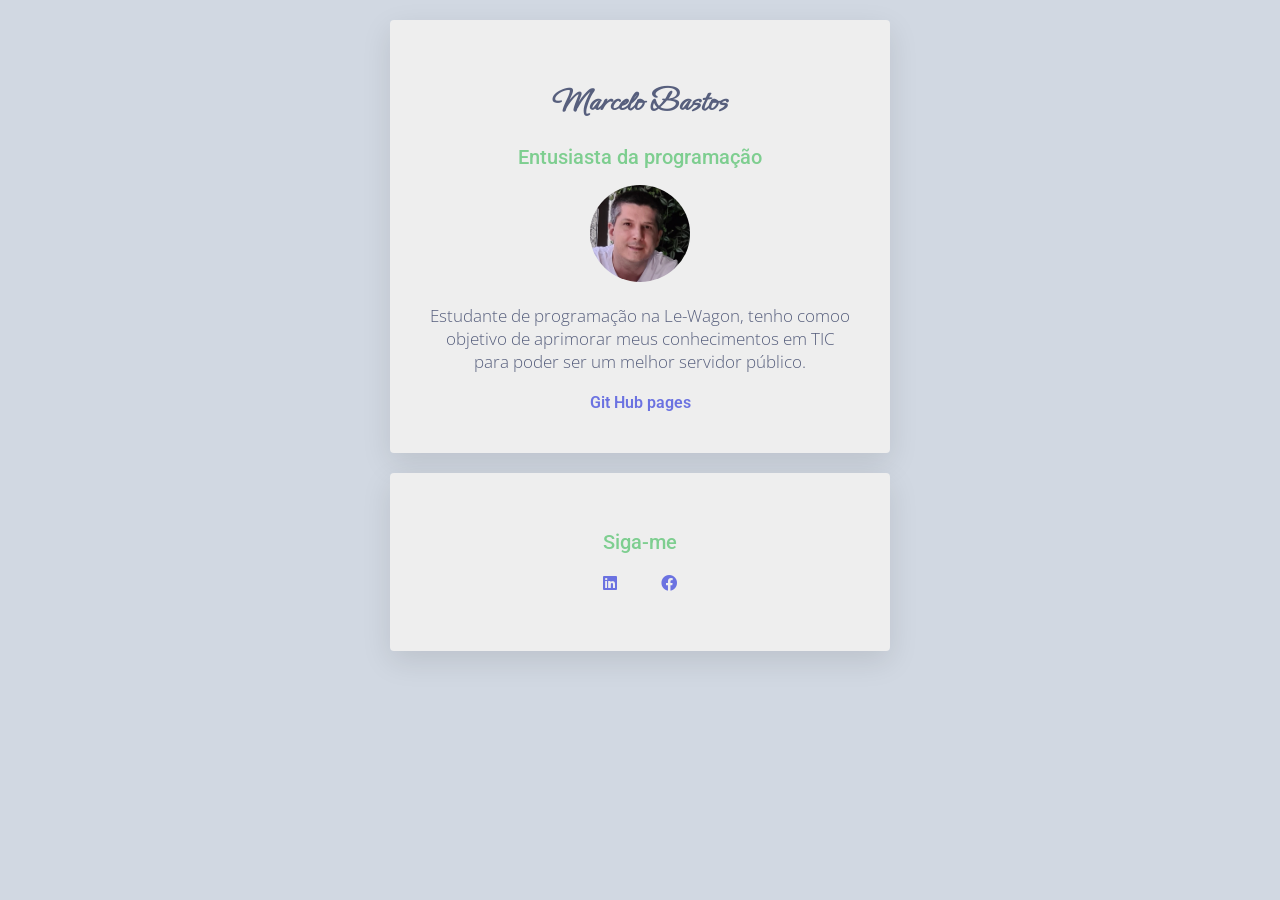
<file: index.html>
<!DOCTYPE html>
<html lang="en">
<head>
  <meta charset="UTF-8">
  <meta http-equiv="X-UA-Compatible" content="IE=edge">
  <meta name="viewport" content="width=device-width, initial-scale=1.0">
  <title>Document</title>

  <link rel="stylesheet" href="https://use.fontawesome.com/releases/v5.6.3/css/all.css">
  <link rel="stylesheet" href="style.css">

  <!-- If you want a responsive design, you can add media queries in your CSS. To use media queries, you must have this line in the <head> of your html 👇 -->
  <meta name="viewport" content="width=device-width, initial-scale=1">

</head>
<body>
  <div class="container">
    <div class="card-white">
      <h1 id="font_Ephesis">Marcelo Bastos</h1>
      
      <h2>Entusiasta da programação</h2>
      
      <img src="images/foto_marcelo_bastos.png" class="img-circle" alt="foto_marcelo_bastos" width="100px">
      
      <p>Estudante de programação na Le-Wagon, tenho comoo objetivo de aprimorar meus conhecimentos 
      em TIC para poder ser um melhor servidor público.    
      </p>

      <a href="https://github.com/marcelo7bastos/landing_page_teste" class="btn-btn-blue">Git Hub pages</a>
    </div>

    <div class="card-white">
      <h2>Siga-me</h2>
      <ul class="list-inline">        
        <li>
          <a href="https://www.linkedin.com/in/marcelo-cabreira-bastos-7930868b/" target="blank"><i class="fab fa-linkedin"></i></a>
          
        </li>
        <li>
          <a href="https://www.facebook.com/marcelo.c.bastos.7/" target="blank"><i class="fab fa-facebook"></i></a>
          
        </li>
      </ul>
    </div>

  </div>
</body>
</html>
</file>
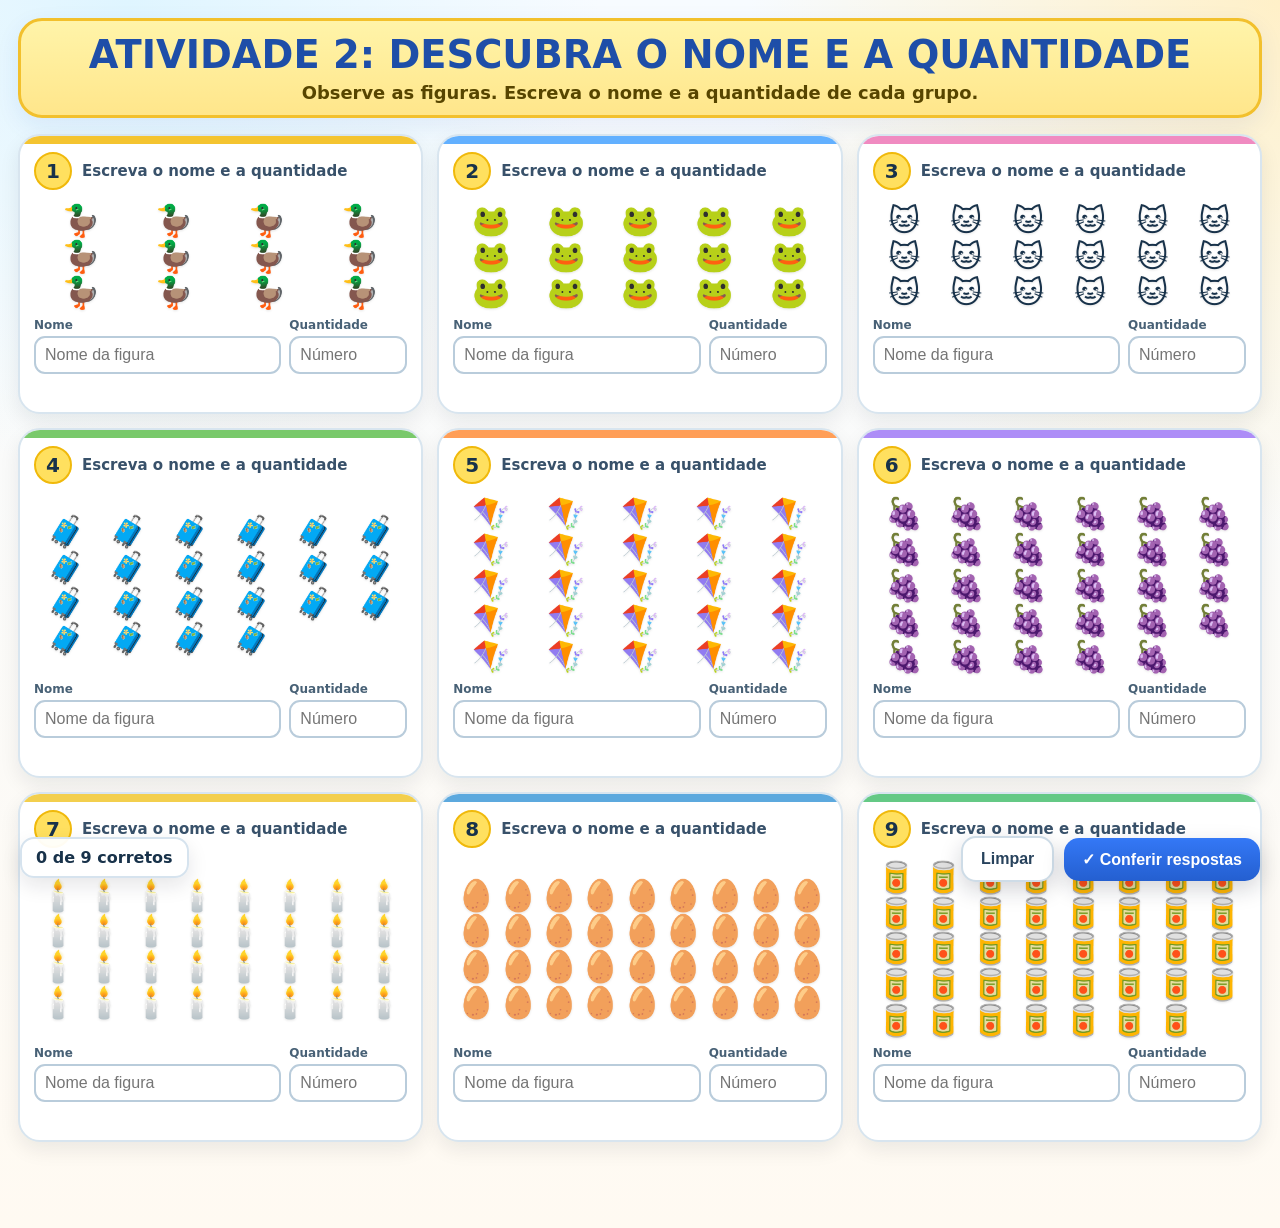
<file: atividade-contagem-2/index.html>
<!doctype html>
<html lang="pt-BR">
<head>
<meta charset="utf-8">
<meta name="viewport" content="width=device-width, initial-scale=1">
<title>Atividade 2 - Descubra o nome e a quantidade</title>
<style>
:root{
  --ink:#18324a; --blue:#2f6fed; --green:#1f9d65; --red:#c93b32;
  --bg:#f6fbff; --card:#fff; --line:#dbe8f3;
}
*{box-sizing:border-box}
html,body{margin:0;min-height:100%;font-family:system-ui,-apple-system,"Segoe UI",sans-serif;color:var(--ink)}
body{
  background:
    radial-gradient(circle at 10% 0%,#dff5ff 0,transparent 28%),
    radial-gradient(circle at 100% 0%,#fff0c8 0,transparent 30%),
    linear-gradient(180deg,#f7fbff 0%,#fffaf2 100%);
}
main{max-width:1500px;margin:0 auto;padding:18px 18px 86px}
header{
  background:linear-gradient(180deg,#fff4a9,#ffe68b);
  border:3px solid #f2c02d;border-radius:24px;
  text-align:center;padding:14px 18px 12px;
  box-shadow:0 8px 24px rgba(30,64,175,.08);
  margin-bottom:16px;
}
h1{margin:0;font-size:clamp(24px,3vw,44px);line-height:1.05;color:#1e4ea8}
header p{margin:7px 0 0;font-size:clamp(14px,1.4vw,19px);font-weight:800;color:#574500}
.grid{
  display:grid;grid-template-columns:repeat(3,minmax(0,1fr));gap:14px;
}
.card{
  --accent:#5aa8ff;
  position:relative;background:var(--card);border:2px solid #d8e5ef;border-radius:22px;
  padding:14px 14px 12px;box-shadow:0 8px 20px rgba(15,23,42,.08);
  min-height:245px;display:flex;flex-direction:column;overflow:hidden;
}
.card:before{content:"";position:absolute;left:0;top:0;right:0;height:8px;background:var(--accent)}
.card:nth-child(1){--accent:#f4c430}.card:nth-child(2){--accent:#62b0ff}.card:nth-child(3){--accent:#f08bc1}
.card:nth-child(4){--accent:#79c96b}.card:nth-child(5){--accent:#ff9e57}.card:nth-child(6){--accent:#ad8df7}
.card:nth-child(7){--accent:#f3cf4d}.card:nth-child(8){--accent:#5ca9de}.card:nth-child(9){--accent:#64c985}
.cardhead{display:flex;align-items:center;gap:10px;margin-bottom:8px;padding-top:2px}
.num{
  width:38px;height:38px;border-radius:50%;display:grid;place-items:center;
  font-weight:900;font-size:20px;background:#ffe05f;border:2px solid #f0b90b;
  flex:0 0 auto
}
.hint{font-weight:900;font-size:15px;color:#38516a}
.figures{
  flex:1;display:grid;align-content:center;justify-content:center;
  gap:5px 7px;padding:6px 4px 10px;min-height:120px;
}
.obj{display:grid;place-items:center;font-size:clamp(25px,2.4vw,39px);line-height:1;filter:drop-shadow(0 1px 1px rgba(0,0,0,.1))}
.answers{display:grid;grid-template-columns:1fr 118px;gap:8px}
label{font-size:12px;font-weight:900;color:#486176}
input{
  width:100%;margin-top:4px;border:2px solid #b9ccdb;border-radius:11px;
  padding:8px 9px;font-size:16px;outline:none;background:#fff
}
input:focus{border-color:var(--blue);box-shadow:0 0 0 3px rgba(47,111,237,.12)}
.feedback{height:20px;margin-top:6px;font-size:12px;font-weight:900}
.ok{color:var(--green)} .err{color:var(--red)}
.actions{
  position:fixed;right:20px;bottom:18px;z-index:20;display:flex;gap:10px;align-items:center
}
button{
  border:0;border-radius:15px;padding:12px 18px;font-size:16px;font-weight:900;
  cursor:pointer;box-shadow:0 8px 22px rgba(15,23,42,.18)
}
#check{background:linear-gradient(180deg,#3478f6,#245fd0);color:white}
#clear{background:white;color:#27425c;border:2px solid #cedce7}
#score{
  position:fixed;left:20px;bottom:22px;z-index:20;background:rgba(255,255,255,.95);
  border:2px solid #d6e3ee;border-radius:14px;padding:9px 14px;font-weight:900;
  box-shadow:0 8px 20px rgba(15,23,42,.10);min-width:160px;text-align:center
}
@media(max-width:1050px){
  .grid{grid-template-columns:repeat(2,minmax(0,1fr))}
}
@media(max-width:680px){
  main{padding:10px 10px 110px}.grid{grid-template-columns:1fr}
  .card{min-height:230px}.obj{font-size:34px}.answers{grid-template-columns:1fr 110px}
  .actions{right:10px;bottom:10px}.actions button{padding:11px 14px;font-size:14px}
  #score{left:10px;bottom:68px;font-size:13px}
}

</style>
</head>
<body>
<main>
  <header>
    <h1>ATIVIDADE 2: DESCUBRA O NOME E A QUANTIDADE</h1>
    <p>Observe as figuras. Escreva o nome e a quantidade de cada grupo.</p>
  </header>

  <section class="grid" id="grid"></section>
</main>

<div id="score">0 de 9 corretos</div>
<div class="actions">
  <button id="clear" type="button">Limpar</button>
  <button id="check" type="button">✓ Conferir respostas</button>
</div>

<script>
const items = [
  {id:1,name:"pato",icon:"🦆",count:12,cols:4},
  {id:2,name:"sapo",icon:"🐸",count:15,cols:5},
  {id:3,name:"gato",icon:"🐱",count:18,cols:6},
  {id:4,name:"mala",icon:"🧳",count:22,cols:6},
  {id:5,name:"pipa",icon:"🪁",count:25,cols:5},
  {id:6,name:"uva",icon:"🍇",count:29,cols:6},
  {id:7,name:"vela",icon:"🕯️",count:32,cols:8},
  {id:8,name:"ovo",icon:"🥚",count:36,cols:9},
  {id:9,name:"lata",icon:"🥫",count:39,cols:8}
];
const aliases={
  pato:["pato","patos"], sapo:["sapo","sapos"], gato:["gato","gatos"],
  mala:["mala","malas"], pipa:["pipa","pipas"], uva:["uva","uvas"],
  vela:["vela","velas"], ovo:["ovo","ovos"], lata:["lata","latas"]
};
const norm=s=>(s||"").trim().toLowerCase().normalize("NFD").replace(/[\u0300-\u036f]/g,"");

function render(){
  const grid=document.getElementById("grid");
  grid.innerHTML=items.map(i=>`
    <article class="card" data-id="${i.id}">
      <div class="cardhead">
        <div class="num">${i.id}</div>
        <div class="hint">Escreva o nome e a quantidade</div>
      </div>
      <div class="figures" style="grid-template-columns:repeat(${i.cols}, minmax(24px,1fr))">
        ${Array.from({length:i.count},()=>`<span class="obj">${i.icon}</span>`).join("")}
      </div>
      <div class="answers">
        <label>Nome
          <input class="name" type="text" autocomplete="off" placeholder="Nome da figura">
        </label>
        <label>Quantidade
          <input class="count" type="text" inputmode="numeric" autocomplete="off" placeholder="Número">
        </label>
      </div>
      <div class="feedback"></div>
    </article>
  `).join("");
}
function check(){
  let correct=0;
  document.querySelectorAll(".card").forEach(card=>{
    const item=items.find(x=>x.id===Number(card.dataset.id));
    const n=card.querySelector(".name"), c=card.querySelector(".count"), f=card.querySelector(".feedback");
    const nameOK=aliases[item.name].map(norm).includes(norm(n.value));
    const countOK=Number(c.value)===item.count;
    n.style.borderColor=nameOK?"#22a06b":"#cf4c43";
    c.style.borderColor=countOK?"#22a06b":"#cf4c43";
    if(nameOK&&countOK){
      correct++;
      f.className="feedback ok";
      f.textContent="Muito bem! ✓";
    } else {
      f.className="feedback err";
      f.textContent=`Resposta: ${item.name} — ${item.count}`;
    }
  });
  document.getElementById("score").textContent=`${correct} de 9 corretos`;
}
function clearAll(){
  document.querySelectorAll("input").forEach(i=>{i.value="";i.style.borderColor=""});
  document.querySelectorAll(".feedback").forEach(f=>{f.textContent="";f.className="feedback"});
  document.getElementById("score").textContent="0 de 9 corretos";
}
render();
document.getElementById("check").addEventListener("click",check);
document.getElementById("clear").addEventListener("click",clearAll);
</script>
</body>
</html>
</file>
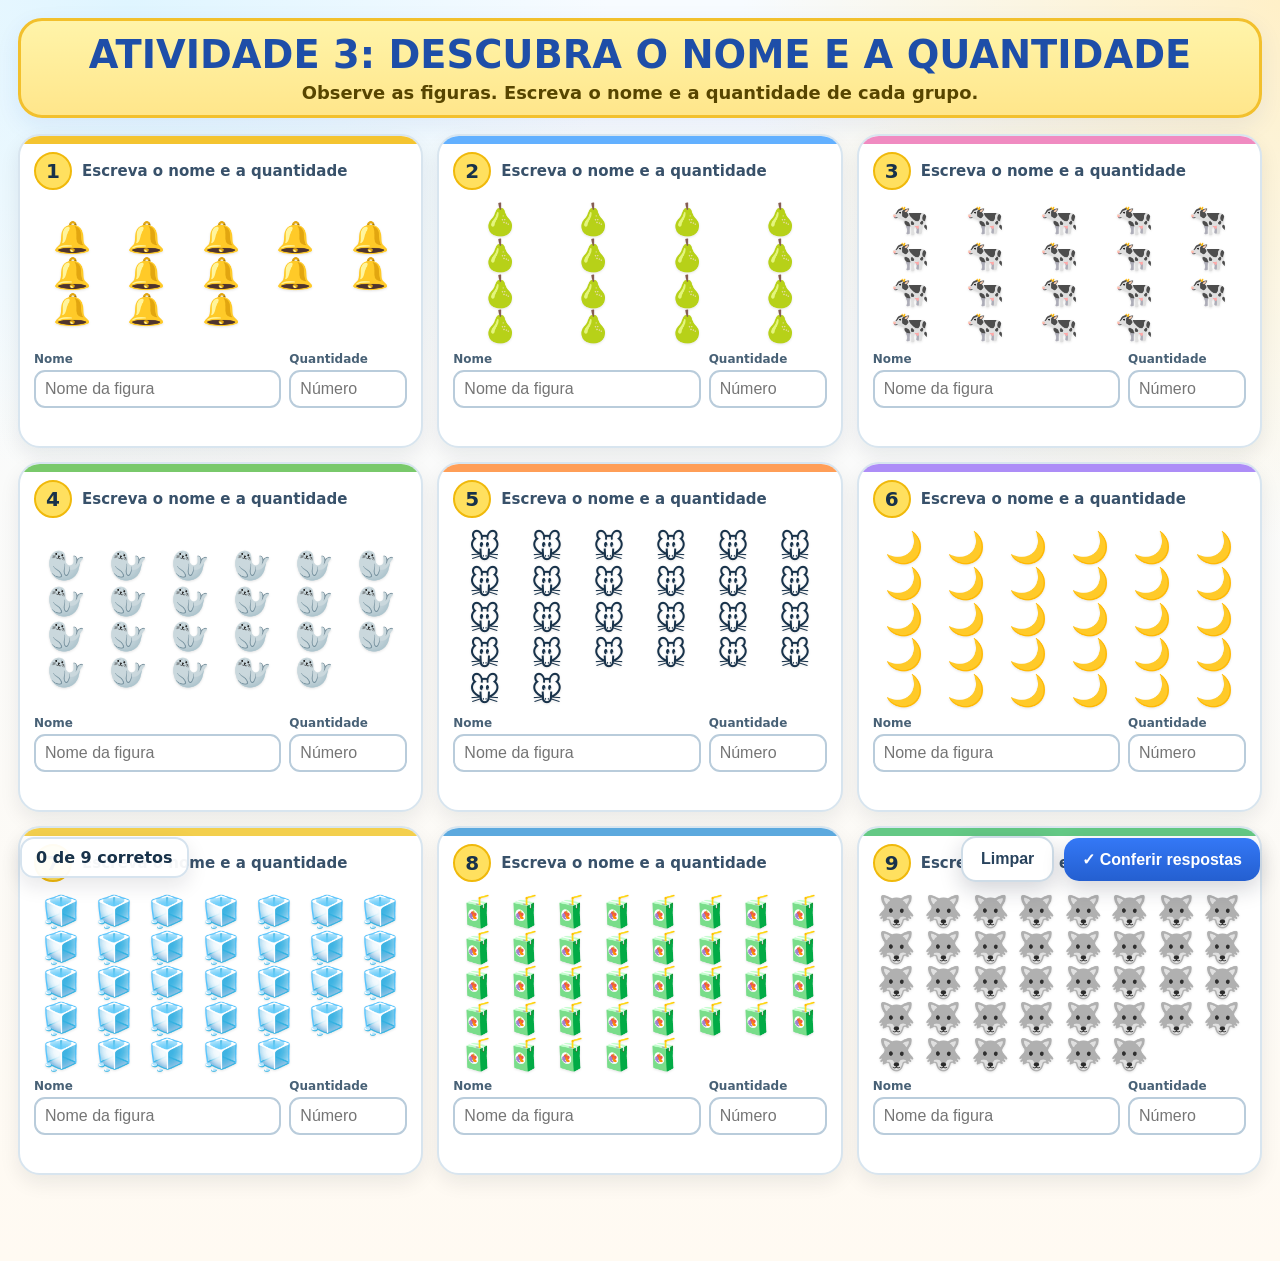
<file: atividade-contagem-3/index.html>
<!doctype html>
<html lang="pt-BR">
<head>
<meta charset="utf-8">
<meta name="viewport" content="width=device-width, initial-scale=1">
<title>Atividade 3 - Descubra o nome e a quantidade</title>
<style>
:root{
  --ink:#18324a; --blue:#2f6fed; --green:#1f9d65; --red:#c93b32;
  --bg:#f6fbff; --card:#fff; --line:#dbe8f3;
}
*{box-sizing:border-box}
html,body{margin:0;min-height:100%;font-family:system-ui,-apple-system,"Segoe UI",sans-serif;color:var(--ink)}
body{
  background:
    radial-gradient(circle at 10% 0%,#dff5ff 0,transparent 28%),
    radial-gradient(circle at 100% 0%,#fff0c8 0,transparent 30%),
    linear-gradient(180deg,#f7fbff 0%,#fffaf2 100%);
}
main{max-width:1500px;margin:0 auto;padding:18px 18px 86px}
header{
  background:linear-gradient(180deg,#fff4a9,#ffe68b);
  border:3px solid #f2c02d;border-radius:24px;
  text-align:center;padding:14px 18px 12px;
  box-shadow:0 8px 24px rgba(30,64,175,.08);
  margin-bottom:16px;
}
h1{margin:0;font-size:clamp(24px,3vw,44px);line-height:1.05;color:#1e4ea8}
header p{margin:7px 0 0;font-size:clamp(14px,1.4vw,19px);font-weight:800;color:#574500}
.grid{
  display:grid;grid-template-columns:repeat(3,minmax(0,1fr));gap:14px;
}
.card{
  --accent:#5aa8ff;
  position:relative;background:var(--card);border:2px solid #d8e5ef;border-radius:22px;
  padding:14px 14px 12px;box-shadow:0 8px 20px rgba(15,23,42,.08);
  min-height:245px;display:flex;flex-direction:column;overflow:hidden;
}
.card:before{content:"";position:absolute;left:0;top:0;right:0;height:8px;background:var(--accent)}
.card:nth-child(1){--accent:#f4c430}.card:nth-child(2){--accent:#62b0ff}.card:nth-child(3){--accent:#f08bc1}
.card:nth-child(4){--accent:#79c96b}.card:nth-child(5){--accent:#ff9e57}.card:nth-child(6){--accent:#ad8df7}
.card:nth-child(7){--accent:#f3cf4d}.card:nth-child(8){--accent:#5ca9de}.card:nth-child(9){--accent:#64c985}
.cardhead{display:flex;align-items:center;gap:10px;margin-bottom:8px;padding-top:2px}
.num{
  width:38px;height:38px;border-radius:50%;display:grid;place-items:center;
  font-weight:900;font-size:20px;background:#ffe05f;border:2px solid #f0b90b;
  flex:0 0 auto
}
.hint{font-weight:900;font-size:15px;color:#38516a}
.figures{
  flex:1;display:grid;align-content:center;justify-content:center;
  gap:5px 7px;padding:6px 4px 10px;min-height:120px;
}
.obj{display:grid;place-items:center;font-size:clamp(25px,2.4vw,39px);line-height:1;filter:drop-shadow(0 1px 1px rgba(0,0,0,.1))}
.answers{display:grid;grid-template-columns:1fr 118px;gap:8px}
label{font-size:12px;font-weight:900;color:#486176}
input{
  width:100%;margin-top:4px;border:2px solid #b9ccdb;border-radius:11px;
  padding:8px 9px;font-size:16px;outline:none;background:#fff
}
input:focus{border-color:var(--blue);box-shadow:0 0 0 3px rgba(47,111,237,.12)}
.feedback{height:20px;margin-top:6px;font-size:12px;font-weight:900}
.ok{color:var(--green)} .err{color:var(--red)}
.actions{
  position:fixed;right:20px;bottom:18px;z-index:20;display:flex;gap:10px;align-items:center
}
button{
  border:0;border-radius:15px;padding:12px 18px;font-size:16px;font-weight:900;
  cursor:pointer;box-shadow:0 8px 22px rgba(15,23,42,.18)
}
#check{background:linear-gradient(180deg,#3478f6,#245fd0);color:white}
#clear{background:white;color:#27425c;border:2px solid #cedce7}
#score{
  position:fixed;left:20px;bottom:22px;z-index:20;background:rgba(255,255,255,.95);
  border:2px solid #d6e3ee;border-radius:14px;padding:9px 14px;font-weight:900;
  box-shadow:0 8px 20px rgba(15,23,42,.10);min-width:160px;text-align:center
}
@media(max-width:1050px){
  .grid{grid-template-columns:repeat(2,minmax(0,1fr))}
}
@media(max-width:680px){
  main{padding:10px 10px 110px}.grid{grid-template-columns:1fr}
  .card{min-height:230px}.obj{font-size:34px}.answers{grid-template-columns:1fr 110px}
  .actions{right:10px;bottom:10px}.actions button{padding:11px 14px;font-size:14px}
  #score{left:10px;bottom:68px;font-size:13px}
}

</style>
</head>
<body>
<main>
  <header>
    <h1>ATIVIDADE 3: DESCUBRA O NOME E A QUANTIDADE</h1>
    <p>Observe as figuras. Escreva o nome e a quantidade de cada grupo.</p>
  </header>

  <section class="grid" id="grid"></section>
</main>

<div id="score">0 de 9 corretos</div>
<div class="actions">
  <button id="clear" type="button">Limpar</button>
  <button id="check" type="button">✓ Conferir respostas</button>
</div>

<script>
const items = [
  {id:1,name:"sino",icon:"🔔",count:13,cols:5},
  {id:2,name:"pera",icon:"🍐",count:16,cols:4},
  {id:3,name:"vaca",icon:"🐄",count:19,cols:5},
  {id:4,name:"foca",icon:"🦭",count:23,cols:6},
  {id:5,name:"rato",icon:"🐭",count:26,cols:6},
  {id:6,name:"lua",icon:"🌙",count:30,cols:6},
  {id:7,name:"gelo",icon:"🧊",count:33,cols:7},
  {id:8,name:"suco",icon:"🧃",count:37,cols:8},
  {id:9,name:"lobo",icon:"🐺",count:38,cols:8}
];
const aliases={
  sino:["sino","sinos"], pera:["pera","peras"], vaca:["vaca","vacas"],
  foca:["foca","focas"], rato:["rato","ratos"], lua:["lua","luas"],
  gelo:["gelo","gelos"], suco:["suco","sucos"], lobo:["lobo","lobos"]
};
const norm=s=>(s||"").trim().toLowerCase().normalize("NFD").replace(/[\u0300-\u036f]/g,"");

function render(){
  const grid=document.getElementById("grid");
  grid.innerHTML=items.map(i=>`
    <article class="card" data-id="${i.id}">
      <div class="cardhead">
        <div class="num">${i.id}</div>
        <div class="hint">Escreva o nome e a quantidade</div>
      </div>
      <div class="figures" style="grid-template-columns:repeat(${i.cols}, minmax(24px,1fr))">
        ${Array.from({length:i.count},()=>`<span class="obj">${i.icon}</span>`).join("")}
      </div>
      <div class="answers">
        <label>Nome
          <input class="name" type="text" autocomplete="off" placeholder="Nome da figura">
        </label>
        <label>Quantidade
          <input class="count" type="text" inputmode="numeric" autocomplete="off" placeholder="Número">
        </label>
      </div>
      <div class="feedback"></div>
    </article>
  `).join("");
}
function check(){
  let correct=0;
  document.querySelectorAll(".card").forEach(card=>{
    const item=items.find(x=>x.id===Number(card.dataset.id));
    const n=card.querySelector(".name"), c=card.querySelector(".count"), f=card.querySelector(".feedback");
    const nameOK=aliases[item.name].map(norm).includes(norm(n.value));
    const countOK=Number(c.value)===item.count;
    n.style.borderColor=nameOK?"#22a06b":"#cf4c43";
    c.style.borderColor=countOK?"#22a06b":"#cf4c43";
    if(nameOK&&countOK){
      correct++;
      f.className="feedback ok";
      f.textContent="Muito bem! ✓";
    } else {
      f.className="feedback err";
      f.textContent=`Resposta: ${item.name} — ${item.count}`;
    }
  });
  document.getElementById("score").textContent=`${correct} de 9 corretos`;
}
function clearAll(){
  document.querySelectorAll("input").forEach(i=>{i.value="";i.style.borderColor=""});
  document.querySelectorAll(".feedback").forEach(f=>{f.textContent="";f.className="feedback"});
  document.getElementById("score").textContent="0 de 9 corretos";
}
render();
document.getElementById("check").addEventListener("click",check);
document.getElementById("clear").addEventListener("click",clearAll);
</script>
</body>
</html>
</file>
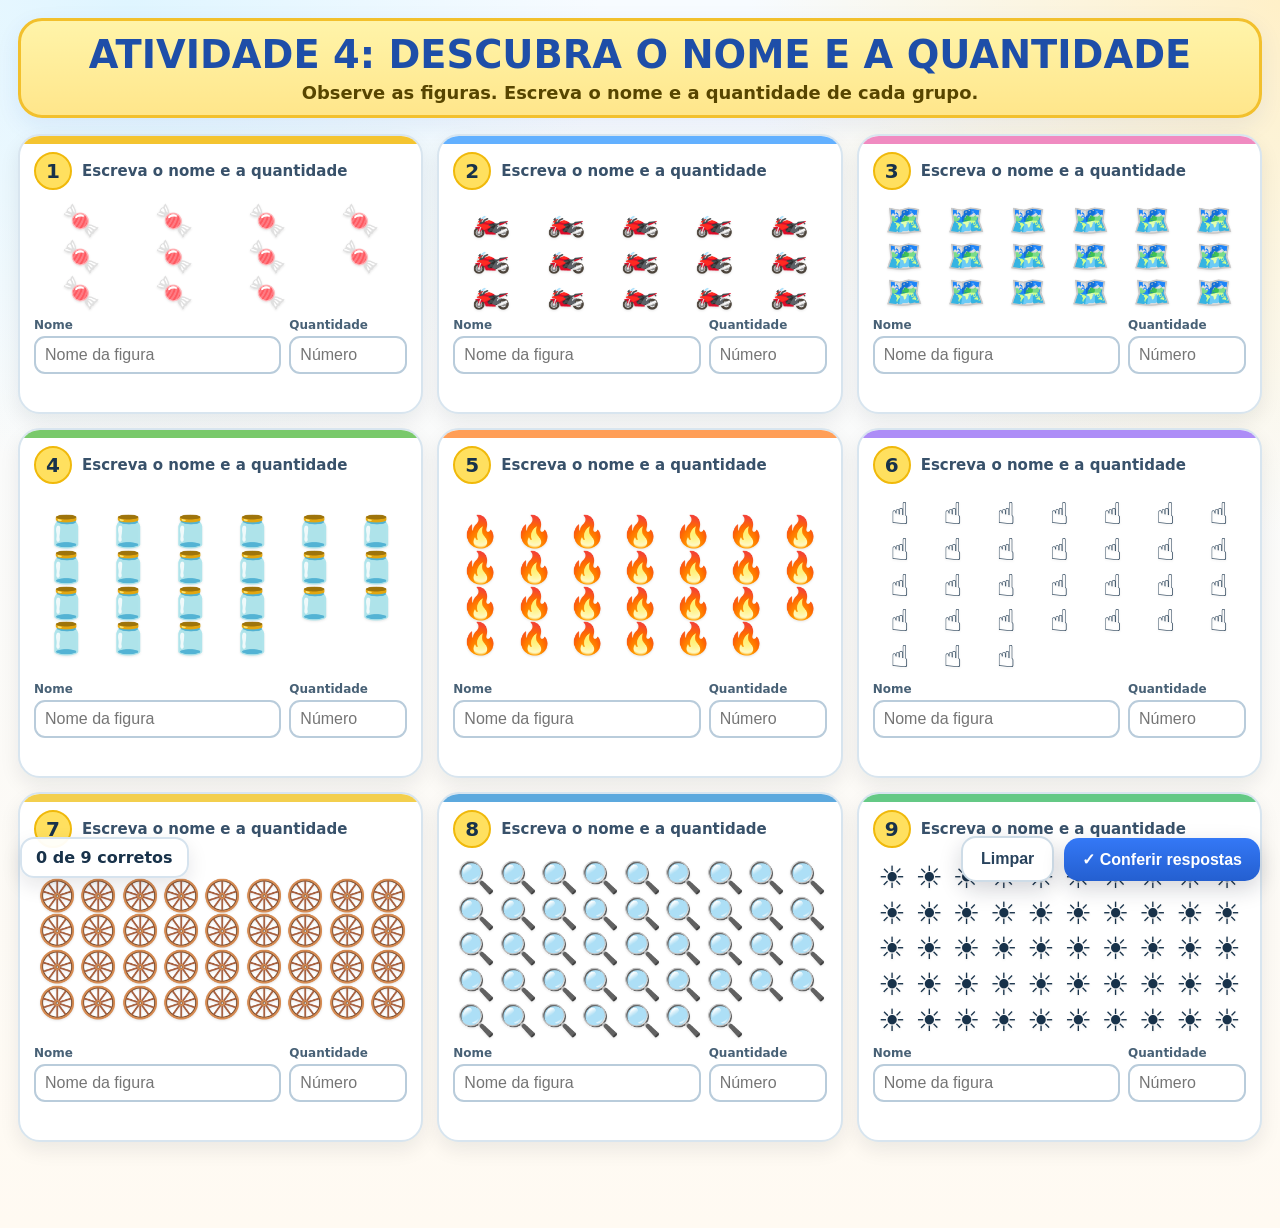
<file: atividade-contagem-4/index.html>
<!doctype html>
<html lang="pt-BR">
<head>
<meta charset="utf-8">
<meta name="viewport" content="width=device-width, initial-scale=1">
<title>Atividade 4 - Descubra o nome e a quantidade</title>
<style>
:root{
  --ink:#18324a; --blue:#2f6fed; --green:#1f9d65; --red:#c93b32;
  --bg:#f6fbff; --card:#fff; --line:#dbe8f3;
}
*{box-sizing:border-box}
html,body{margin:0;min-height:100%;font-family:system-ui,-apple-system,"Segoe UI",sans-serif;color:var(--ink)}
body{
  background:
    radial-gradient(circle at 10% 0%,#dff5ff 0,transparent 28%),
    radial-gradient(circle at 100% 0%,#fff0c8 0,transparent 30%),
    linear-gradient(180deg,#f7fbff 0%,#fffaf2 100%);
}
main{max-width:1500px;margin:0 auto;padding:18px 18px 86px}
header{
  background:linear-gradient(180deg,#fff4a9,#ffe68b);
  border:3px solid #f2c02d;border-radius:24px;
  text-align:center;padding:14px 18px 12px;
  box-shadow:0 8px 24px rgba(30,64,175,.08);
  margin-bottom:16px;
}
h1{margin:0;font-size:clamp(24px,3vw,44px);line-height:1.05;color:#1e4ea8}
header p{margin:7px 0 0;font-size:clamp(14px,1.4vw,19px);font-weight:800;color:#574500}
.grid{
  display:grid;grid-template-columns:repeat(3,minmax(0,1fr));gap:14px;
}
.card{
  --accent:#5aa8ff;
  position:relative;background:var(--card);border:2px solid #d8e5ef;border-radius:22px;
  padding:14px 14px 12px;box-shadow:0 8px 20px rgba(15,23,42,.08);
  min-height:245px;display:flex;flex-direction:column;overflow:hidden;
}
.card:before{content:"";position:absolute;left:0;top:0;right:0;height:8px;background:var(--accent)}
.card:nth-child(1){--accent:#f4c430}.card:nth-child(2){--accent:#62b0ff}.card:nth-child(3){--accent:#f08bc1}
.card:nth-child(4){--accent:#79c96b}.card:nth-child(5){--accent:#ff9e57}.card:nth-child(6){--accent:#ad8df7}
.card:nth-child(7){--accent:#f3cf4d}.card:nth-child(8){--accent:#5ca9de}.card:nth-child(9){--accent:#64c985}
.cardhead{display:flex;align-items:center;gap:10px;margin-bottom:8px;padding-top:2px}
.num{
  width:38px;height:38px;border-radius:50%;display:grid;place-items:center;
  font-weight:900;font-size:20px;background:#ffe05f;border:2px solid #f0b90b;
  flex:0 0 auto
}
.hint{font-weight:900;font-size:15px;color:#38516a}
.figures{
  flex:1;display:grid;align-content:center;justify-content:center;
  gap:5px 7px;padding:6px 4px 10px;min-height:120px;
}
.obj{display:grid;place-items:center;font-size:clamp(25px,2.4vw,39px);line-height:1;filter:drop-shadow(0 1px 1px rgba(0,0,0,.1))}
.answers{display:grid;grid-template-columns:1fr 118px;gap:8px}
label{font-size:12px;font-weight:900;color:#486176}
input{
  width:100%;margin-top:4px;border:2px solid #b9ccdb;border-radius:11px;
  padding:8px 9px;font-size:16px;outline:none;background:#fff
}
input:focus{border-color:var(--blue);box-shadow:0 0 0 3px rgba(47,111,237,.12)}
.feedback{height:20px;margin-top:6px;font-size:12px;font-weight:900}
.ok{color:var(--green)} .err{color:var(--red)}
.actions{
  position:fixed;right:20px;bottom:18px;z-index:20;display:flex;gap:10px;align-items:center
}
button{
  border:0;border-radius:15px;padding:12px 18px;font-size:16px;font-weight:900;
  cursor:pointer;box-shadow:0 8px 22px rgba(15,23,42,.18)
}
#check{background:linear-gradient(180deg,#3478f6,#245fd0);color:white}
#clear{background:white;color:#27425c;border:2px solid #cedce7}
#score{
  position:fixed;left:20px;bottom:22px;z-index:20;background:rgba(255,255,255,.95);
  border:2px solid #d6e3ee;border-radius:14px;padding:9px 14px;font-weight:900;
  box-shadow:0 8px 20px rgba(15,23,42,.10);min-width:160px;text-align:center
}
@media(max-width:1050px){
  .grid{grid-template-columns:repeat(2,minmax(0,1fr))}
}
@media(max-width:680px){
  main{padding:10px 10px 110px}.grid{grid-template-columns:1fr}
  .card{min-height:230px}.obj{font-size:34px}.answers{grid-template-columns:1fr 110px}
  .actions{right:10px;bottom:10px}.actions button{padding:11px 14px;font-size:14px}
  #score{left:10px;bottom:68px;font-size:13px}
}

</style>
</head>
<body>
<main>
  <header>
    <h1>ATIVIDADE 4: DESCUBRA O NOME E A QUANTIDADE</h1>
    <p>Observe as figuras. Escreva o nome e a quantidade de cada grupo.</p>
  </header>

  <section class="grid" id="grid"></section>
</main>

<div id="score">0 de 9 corretos</div>
<div class="actions">
  <button id="clear" type="button">Limpar</button>
  <button id="check" type="button">✓ Conferir respostas</button>
</div>

<script>
const items = [
  {id:1,name:"bala",icon:"🍬",count:11,cols:4},
  {id:2,name:"moto",icon:"🏍️",count:15,cols:5},
  {id:3,name:"mapa",icon:"🗺️",count:18,cols:6},
  {id:4,name:"pote",icon:"🫙",count:22,cols:6},
  {id:5,name:"fogo",icon:"🔥",count:27,cols:7},
  {id:6,name:"dedo",icon:"☝️",count:31,cols:7},
  {id:7,name:"roda",icon:"🛞",count:36,cols:9},
  {id:8,name:"lupa",icon:"🔍",count:43,cols:9},
  {id:9,name:"sol",icon:"☀️",count:50,cols:10}
];
const aliases={
  bala:["bala","balas"], moto:["moto","motos"], mapa:["mapa","mapas"],
  pote:["pote","potes"], fogo:["fogo","fogos"], dedo:["dedo","dedos"],
  roda:["roda","rodas"], lupa:["lupa","lupas"], sol:["sol","sois"]
};
const norm=s=>(s||"").trim().toLowerCase().normalize("NFD").replace(/[\u0300-\u036f]/g,"");

function render(){
  const grid=document.getElementById("grid");
  grid.innerHTML=items.map(i=>`
    <article class="card" data-id="${i.id}">
      <div class="cardhead">
        <div class="num">${i.id}</div>
        <div class="hint">Escreva o nome e a quantidade</div>
      </div>
      <div class="figures" style="grid-template-columns:repeat(${i.cols}, minmax(24px,1fr))">
        ${Array.from({length:i.count},()=>`<span class="obj">${i.icon}</span>`).join("")}
      </div>
      <div class="answers">
        <label>Nome
          <input class="name" type="text" autocomplete="off" placeholder="Nome da figura">
        </label>
        <label>Quantidade
          <input class="count" type="text" inputmode="numeric" autocomplete="off" placeholder="Número">
        </label>
      </div>
      <div class="feedback"></div>
    </article>
  `).join("");
}
function check(){
  let correct=0;
  document.querySelectorAll(".card").forEach(card=>{
    const item=items.find(x=>x.id===Number(card.dataset.id));
    const n=card.querySelector(".name"), c=card.querySelector(".count"), f=card.querySelector(".feedback");
    const nameOK=aliases[item.name].map(norm).includes(norm(n.value));
    const countOK=Number(c.value)===item.count;
    n.style.borderColor=nameOK?"#22a06b":"#cf4c43";
    c.style.borderColor=countOK?"#22a06b":"#cf4c43";
    if(nameOK&&countOK){
      correct++;
      f.className="feedback ok";
      f.textContent="Muito bem! ✓";
    } else {
      f.className="feedback err";
      f.textContent=`Resposta: ${item.name} — ${item.count}`;
    }
  });
  document.getElementById("score").textContent=`${correct} de 9 corretos`;
}
function clearAll(){
  document.querySelectorAll("input").forEach(i=>{i.value="";i.style.borderColor=""});
  document.querySelectorAll(".feedback").forEach(f=>{f.textContent="";f.className="feedback"});
  document.getElementById("score").textContent="0 de 9 corretos";
}
render();
document.getElementById("check").addEventListener("click",check);
document.getElementById("clear").addEventListener("click",clearAll);
</script>
</body>
</html>
</file>
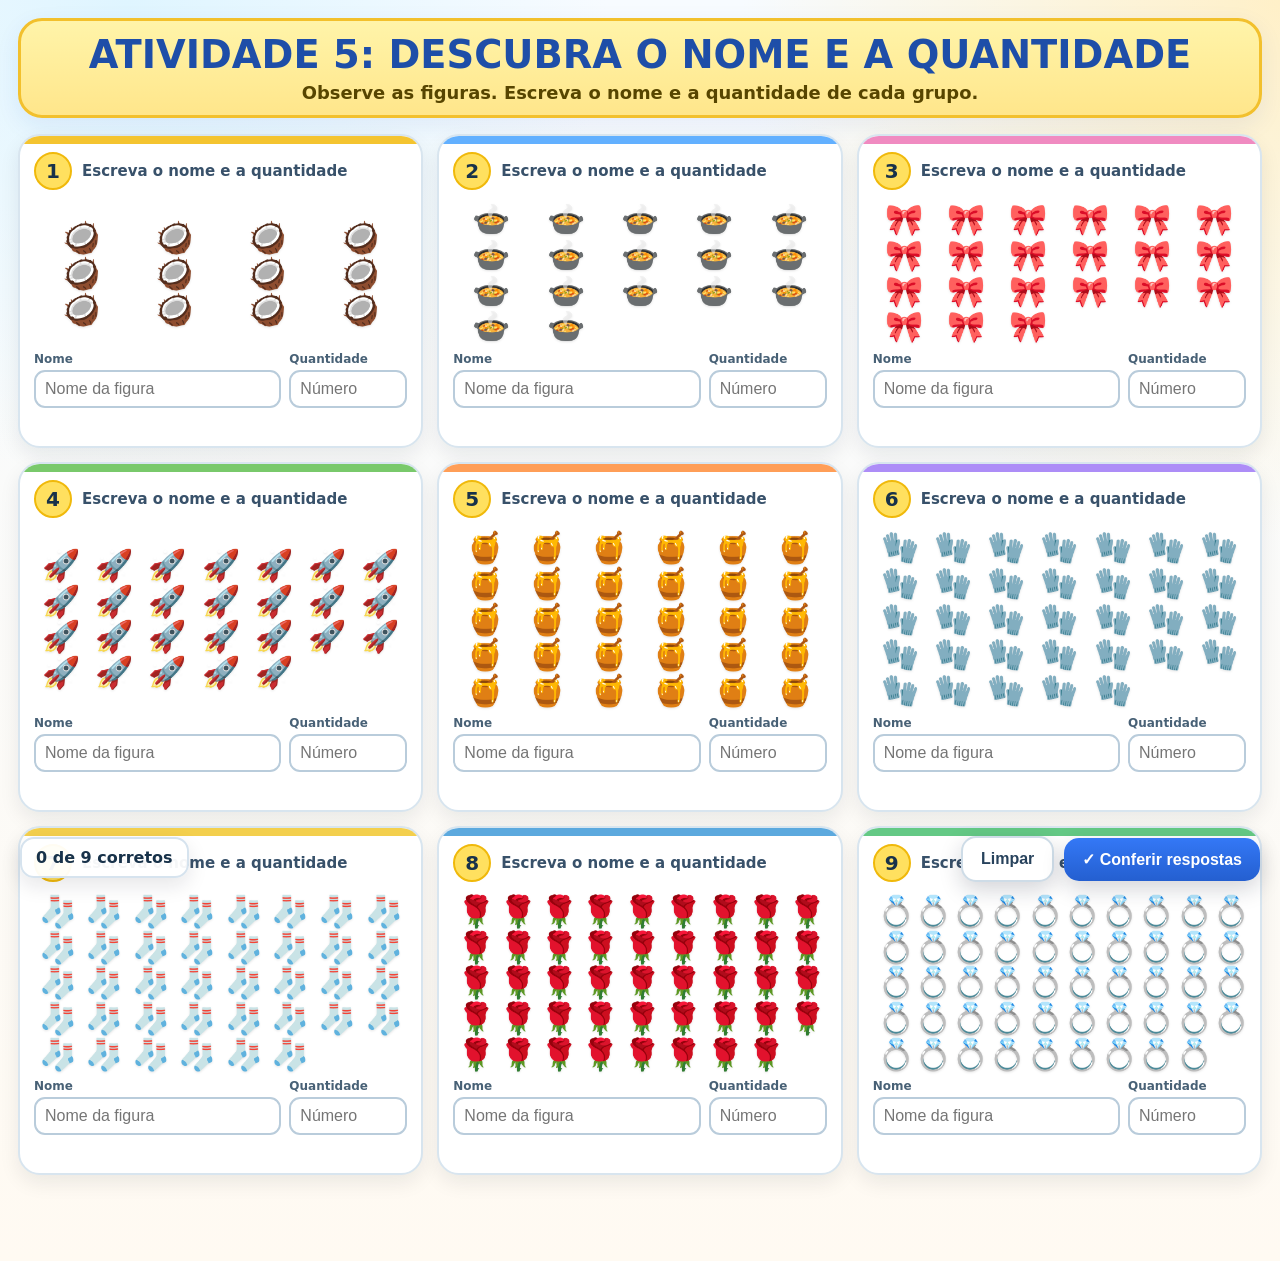
<file: atividade-contagem-5/index.html>
<!doctype html>
<html lang="pt-BR">
<head>
<meta charset="utf-8">
<meta name="viewport" content="width=device-width, initial-scale=1">
<title>Atividade 5 - Descubra o nome e a quantidade</title>
<style>
:root{
  --ink:#18324a; --blue:#2f6fed; --green:#1f9d65; --red:#c93b32;
  --bg:#f6fbff; --card:#fff; --line:#dbe8f3;
}
*{box-sizing:border-box}
html,body{margin:0;min-height:100%;font-family:system-ui,-apple-system,"Segoe UI",sans-serif;color:var(--ink)}
body{
  background:
    radial-gradient(circle at 10% 0%,#dff5ff 0,transparent 28%),
    radial-gradient(circle at 100% 0%,#fff0c8 0,transparent 30%),
    linear-gradient(180deg,#f7fbff 0%,#fffaf2 100%);
}
main{max-width:1500px;margin:0 auto;padding:18px 18px 86px}
header{
  background:linear-gradient(180deg,#fff4a9,#ffe68b);
  border:3px solid #f2c02d;border-radius:24px;
  text-align:center;padding:14px 18px 12px;
  box-shadow:0 8px 24px rgba(30,64,175,.08);
  margin-bottom:16px;
}
h1{margin:0;font-size:clamp(24px,3vw,44px);line-height:1.05;color:#1e4ea8}
header p{margin:7px 0 0;font-size:clamp(14px,1.4vw,19px);font-weight:800;color:#574500}
.grid{
  display:grid;grid-template-columns:repeat(3,minmax(0,1fr));gap:14px;
}
.card{
  --accent:#5aa8ff;
  position:relative;background:var(--card);border:2px solid #d8e5ef;border-radius:22px;
  padding:14px 14px 12px;box-shadow:0 8px 20px rgba(15,23,42,.08);
  min-height:245px;display:flex;flex-direction:column;overflow:hidden;
}
.card:before{content:"";position:absolute;left:0;top:0;right:0;height:8px;background:var(--accent)}
.card:nth-child(1){--accent:#f4c430}.card:nth-child(2){--accent:#62b0ff}.card:nth-child(3){--accent:#f08bc1}
.card:nth-child(4){--accent:#79c96b}.card:nth-child(5){--accent:#ff9e57}.card:nth-child(6){--accent:#ad8df7}
.card:nth-child(7){--accent:#f3cf4d}.card:nth-child(8){--accent:#5ca9de}.card:nth-child(9){--accent:#64c985}
.cardhead{display:flex;align-items:center;gap:10px;margin-bottom:8px;padding-top:2px}
.num{
  width:38px;height:38px;border-radius:50%;display:grid;place-items:center;
  font-weight:900;font-size:20px;background:#ffe05f;border:2px solid #f0b90b;
  flex:0 0 auto
}
.hint{font-weight:900;font-size:15px;color:#38516a}
.figures{
  flex:1;display:grid;align-content:center;justify-content:center;
  gap:5px 7px;padding:6px 4px 10px;min-height:120px;
}
.obj{display:grid;place-items:center;font-size:clamp(25px,2.4vw,39px);line-height:1;filter:drop-shadow(0 1px 1px rgba(0,0,0,.1))}
.answers{display:grid;grid-template-columns:1fr 118px;gap:8px}
label{font-size:12px;font-weight:900;color:#486176}
input{
  width:100%;margin-top:4px;border:2px solid #b9ccdb;border-radius:11px;
  padding:8px 9px;font-size:16px;outline:none;background:#fff
}
input:focus{border-color:var(--blue);box-shadow:0 0 0 3px rgba(47,111,237,.12)}
.feedback{height:20px;margin-top:6px;font-size:12px;font-weight:900}
.ok{color:var(--green)} .err{color:var(--red)}
.actions{
  position:fixed;right:20px;bottom:18px;z-index:20;display:flex;gap:10px;align-items:center
}
button{
  border:0;border-radius:15px;padding:12px 18px;font-size:16px;font-weight:900;
  cursor:pointer;box-shadow:0 8px 22px rgba(15,23,42,.18)
}
#check{background:linear-gradient(180deg,#3478f6,#245fd0);color:white}
#clear{background:white;color:#27425c;border:2px solid #cedce7}
#score{
  position:fixed;left:20px;bottom:22px;z-index:20;background:rgba(255,255,255,.95);
  border:2px solid #d6e3ee;border-radius:14px;padding:9px 14px;font-weight:900;
  box-shadow:0 8px 20px rgba(15,23,42,.10);min-width:160px;text-align:center
}
@media(max-width:1050px){
  .grid{grid-template-columns:repeat(2,minmax(0,1fr))}
}
@media(max-width:680px){
  main{padding:10px 10px 110px}.grid{grid-template-columns:1fr}
  .card{min-height:230px}.obj{font-size:34px}.answers{grid-template-columns:1fr 110px}
  .actions{right:10px;bottom:10px}.actions button{padding:11px 14px;font-size:14px}
  #score{left:10px;bottom:68px;font-size:13px}
}

</style>
</head>
<body>
<main>
  <header>
    <h1>ATIVIDADE 5: DESCUBRA O NOME E A QUANTIDADE</h1>
    <p>Observe as figuras. Escreva o nome e a quantidade de cada grupo.</p>
  </header>

  <section class="grid" id="grid"></section>
</main>

<div id="score">0 de 9 corretos</div>
<div class="actions">
  <button id="clear" type="button">Limpar</button>
  <button id="check" type="button">✓ Conferir respostas</button>
</div>

<script>
const items = [
  {id:1,name:"coco",icon:"🥥",count:12,cols:4},
  {id:2,name:"sopa",icon:"🍲",count:17,cols:5},
  {id:3,name:"fita",icon:"🎀",count:21,cols:6},
  {id:4,name:"nave",icon:"🚀",count:26,cols:7},
  {id:5,name:"mel",icon:"🍯",count:30,cols:6},
  {id:6,name:"luva",icon:"🧤",count:33,cols:7},
  {id:7,name:"meia",icon:"🧦",count:38,cols:8},
  {id:8,name:"rosa",icon:"🌹",count:44,cols:9},
  {id:9,name:"anel",icon:"💍",count:49,cols:10}
];
const aliases={
  coco:["coco","cocos"], sopa:["sopa","sopas"], fita:["fita","fitas"],
  nave:["nave","naves"], mel:["mel","meles"], luva:["luva","luvas"],
  meia:["meia","meias"], rosa:["rosa","rosas"], anel:["anel","aneis","anéis"]
};
const norm=s=>(s||"").trim().toLowerCase().normalize("NFD").replace(/[\u0300-\u036f]/g,"");

function render(){
  const grid=document.getElementById("grid");
  grid.innerHTML=items.map(i=>`
    <article class="card" data-id="${i.id}">
      <div class="cardhead">
        <div class="num">${i.id}</div>
        <div class="hint">Escreva o nome e a quantidade</div>
      </div>
      <div class="figures" style="grid-template-columns:repeat(${i.cols}, minmax(24px,1fr))">
        ${Array.from({length:i.count},()=>`<span class="obj">${i.icon}</span>`).join("")}
      </div>
      <div class="answers">
        <label>Nome
          <input class="name" type="text" autocomplete="off" placeholder="Nome da figura">
        </label>
        <label>Quantidade
          <input class="count" type="text" inputmode="numeric" autocomplete="off" placeholder="Número">
        </label>
      </div>
      <div class="feedback"></div>
    </article>
  `).join("");
}
function check(){
  let correct=0;
  document.querySelectorAll(".card").forEach(card=>{
    const item=items.find(x=>x.id===Number(card.dataset.id));
    const n=card.querySelector(".name"), c=card.querySelector(".count"), f=card.querySelector(".feedback");
    const nameOK=aliases[item.name].map(norm).includes(norm(n.value));
    const countOK=Number(c.value)===item.count;
    n.style.borderColor=nameOK?"#22a06b":"#cf4c43";
    c.style.borderColor=countOK?"#22a06b":"#cf4c43";
    if(nameOK&&countOK){
      correct++;
      f.className="feedback ok";
      f.textContent="Muito bem! ✓";
    } else {
      f.className="feedback err";
      f.textContent=`Resposta: ${item.name} — ${item.count}`;
    }
  });
  document.getElementById("score").textContent=`${correct} de 9 corretos`;
}
function clearAll(){
  document.querySelectorAll("input").forEach(i=>{i.value="";i.style.borderColor=""});
  document.querySelectorAll(".feedback").forEach(f=>{f.textContent="";f.className="feedback"});
  document.getElementById("score").textContent="0 de 9 corretos";
}
render();
document.getElementById("check").addEventListener("click",check);
document.getElementById("clear").addEventListener("click",clearAll);
</script>
</body>
</html>
</file>
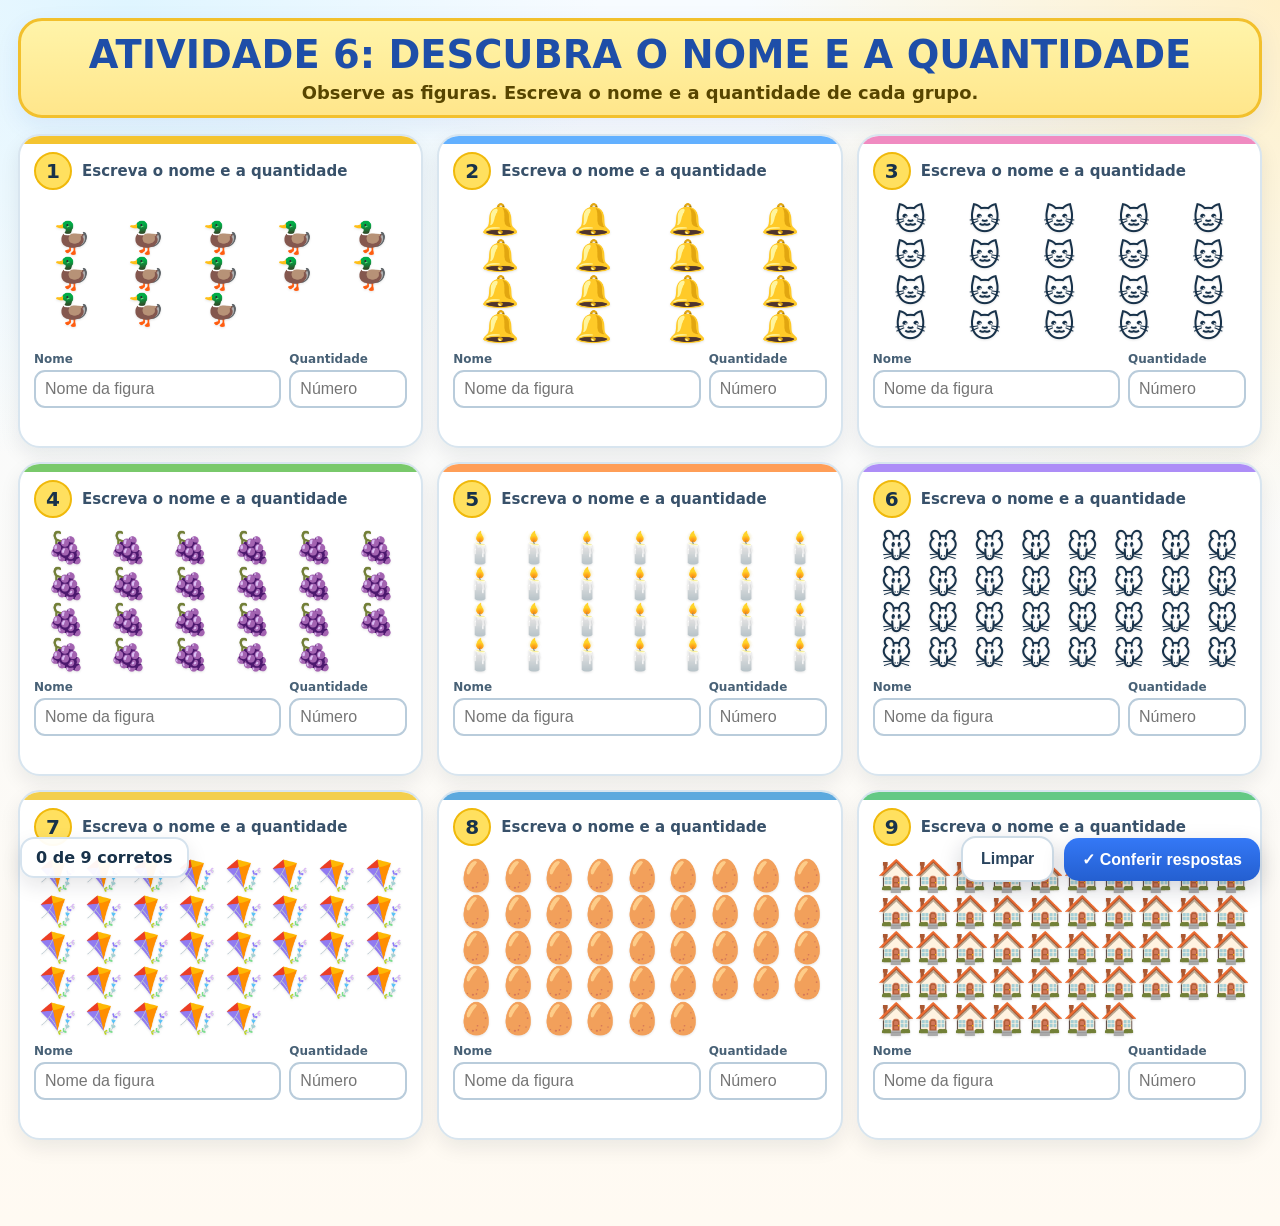
<file: atividade-contagem-6/index.html>
<!doctype html>
<html lang="pt-BR">
<head>
<meta charset="utf-8">
<meta name="viewport" content="width=device-width, initial-scale=1">
<title>Atividade 6 - Descubra o nome e a quantidade</title>
<style>
:root{
  --ink:#18324a; --blue:#2f6fed; --green:#1f9d65; --red:#c93b32;
  --bg:#f6fbff; --card:#fff; --line:#dbe8f3;
}
*{box-sizing:border-box}
html,body{margin:0;min-height:100%;font-family:system-ui,-apple-system,"Segoe UI",sans-serif;color:var(--ink)}
body{
  background:
    radial-gradient(circle at 10% 0%,#dff5ff 0,transparent 28%),
    radial-gradient(circle at 100% 0%,#fff0c8 0,transparent 30%),
    linear-gradient(180deg,#f7fbff 0%,#fffaf2 100%);
}
main{max-width:1500px;margin:0 auto;padding:18px 18px 86px}
header{
  background:linear-gradient(180deg,#fff4a9,#ffe68b);
  border:3px solid #f2c02d;border-radius:24px;
  text-align:center;padding:14px 18px 12px;
  box-shadow:0 8px 24px rgba(30,64,175,.08);
  margin-bottom:16px;
}
h1{margin:0;font-size:clamp(24px,3vw,44px);line-height:1.05;color:#1e4ea8}
header p{margin:7px 0 0;font-size:clamp(14px,1.4vw,19px);font-weight:800;color:#574500}
.grid{
  display:grid;grid-template-columns:repeat(3,minmax(0,1fr));gap:14px;
}
.card{
  --accent:#5aa8ff;
  position:relative;background:var(--card);border:2px solid #d8e5ef;border-radius:22px;
  padding:14px 14px 12px;box-shadow:0 8px 20px rgba(15,23,42,.08);
  min-height:245px;display:flex;flex-direction:column;overflow:hidden;
}
.card:before{content:"";position:absolute;left:0;top:0;right:0;height:8px;background:var(--accent)}
.card:nth-child(1){--accent:#f4c430}.card:nth-child(2){--accent:#62b0ff}.card:nth-child(3){--accent:#f08bc1}
.card:nth-child(4){--accent:#79c96b}.card:nth-child(5){--accent:#ff9e57}.card:nth-child(6){--accent:#ad8df7}
.card:nth-child(7){--accent:#f3cf4d}.card:nth-child(8){--accent:#5ca9de}.card:nth-child(9){--accent:#64c985}
.cardhead{display:flex;align-items:center;gap:10px;margin-bottom:8px;padding-top:2px}
.num{
  width:38px;height:38px;border-radius:50%;display:grid;place-items:center;
  font-weight:900;font-size:20px;background:#ffe05f;border:2px solid #f0b90b;
  flex:0 0 auto
}
.hint{font-weight:900;font-size:15px;color:#38516a}
.figures{
  flex:1;display:grid;align-content:center;justify-content:center;
  gap:5px 7px;padding:6px 4px 10px;min-height:120px;
}
.obj{display:grid;place-items:center;font-size:clamp(25px,2.4vw,39px);line-height:1;filter:drop-shadow(0 1px 1px rgba(0,0,0,.1))}
.answers{display:grid;grid-template-columns:1fr 118px;gap:8px}
label{font-size:12px;font-weight:900;color:#486176}
input{
  width:100%;margin-top:4px;border:2px solid #b9ccdb;border-radius:11px;
  padding:8px 9px;font-size:16px;outline:none;background:#fff
}
input:focus{border-color:var(--blue);box-shadow:0 0 0 3px rgba(47,111,237,.12)}
.feedback{height:20px;margin-top:6px;font-size:12px;font-weight:900}
.ok{color:var(--green)} .err{color:var(--red)}
.actions{
  position:fixed;right:20px;bottom:18px;z-index:20;display:flex;gap:10px;align-items:center
}
button{
  border:0;border-radius:15px;padding:12px 18px;font-size:16px;font-weight:900;
  cursor:pointer;box-shadow:0 8px 22px rgba(15,23,42,.18)
}
#check{background:linear-gradient(180deg,#3478f6,#245fd0);color:white}
#clear{background:white;color:#27425c;border:2px solid #cedce7}
#score{
  position:fixed;left:20px;bottom:22px;z-index:20;background:rgba(255,255,255,.95);
  border:2px solid #d6e3ee;border-radius:14px;padding:9px 14px;font-weight:900;
  box-shadow:0 8px 20px rgba(15,23,42,.10);min-width:160px;text-align:center
}
@media(max-width:1050px){
  .grid{grid-template-columns:repeat(2,minmax(0,1fr))}
}
@media(max-width:680px){
  main{padding:10px 10px 110px}.grid{grid-template-columns:1fr}
  .card{min-height:230px}.obj{font-size:34px}.answers{grid-template-columns:1fr 110px}
  .actions{right:10px;bottom:10px}.actions button{padding:11px 14px;font-size:14px}
  #score{left:10px;bottom:68px;font-size:13px}
}

</style>
</head>
<body>
<main>
  <header>
    <h1>ATIVIDADE 6: DESCUBRA O NOME E A QUANTIDADE</h1>
    <p>Observe as figuras. Escreva o nome e a quantidade de cada grupo.</p>
  </header>

  <section class="grid" id="grid"></section>
</main>

<div id="score">0 de 9 corretos</div>
<div class="actions">
  <button id="clear" type="button">Limpar</button>
  <button id="check" type="button">✓ Conferir respostas</button>
</div>

<script>
const items = [
  {id:1,name:"pato",icon:"🦆",count:13,cols:5},
  {id:2,name:"sino",icon:"🔔",count:16,cols:4},
  {id:3,name:"gato",icon:"🐱",count:20,cols:5},
  {id:4,name:"uva",icon:"🍇",count:23,cols:6},
  {id:5,name:"vela",icon:"🕯️",count:28,cols:7},
  {id:6,name:"rato",icon:"🐭",count:32,cols:8},
  {id:7,name:"pipa",icon:"🪁",count:37,cols:8},
  {id:8,name:"ovo",icon:"🥚",count:42,cols:9},
  {id:9,name:"casa",icon:"🏠",count:47,cols:10}
];
const aliases={
  pato:["pato","patos"], sino:["sino","sinos"], gato:["gato","gatos"],
  uva:["uva","uvas"], vela:["vela","velas"], rato:["rato","ratos"],
  pipa:["pipa","pipas"], ovo:["ovo","ovos"], casa:["casa","casas"]
};
const norm=s=>(s||"").trim().toLowerCase().normalize("NFD").replace(/[\u0300-\u036f]/g,"");

function render(){
  const grid=document.getElementById("grid");
  grid.innerHTML=items.map(i=>`
    <article class="card" data-id="${i.id}">
      <div class="cardhead">
        <div class="num">${i.id}</div>
        <div class="hint">Escreva o nome e a quantidade</div>
      </div>
      <div class="figures" style="grid-template-columns:repeat(${i.cols}, minmax(24px,1fr))">
        ${Array.from({length:i.count},()=>`<span class="obj">${i.icon}</span>`).join("")}
      </div>
      <div class="answers">
        <label>Nome
          <input class="name" type="text" autocomplete="off" placeholder="Nome da figura">
        </label>
        <label>Quantidade
          <input class="count" type="text" inputmode="numeric" autocomplete="off" placeholder="Número">
        </label>
      </div>
      <div class="feedback"></div>
    </article>
  `).join("");
}
function check(){
  let correct=0;
  document.querySelectorAll(".card").forEach(card=>{
    const item=items.find(x=>x.id===Number(card.dataset.id));
    const n=card.querySelector(".name"), c=card.querySelector(".count"), f=card.querySelector(".feedback");
    const nameOK=aliases[item.name].map(norm).includes(norm(n.value));
    const countOK=Number(c.value)===item.count;
    n.style.borderColor=nameOK?"#22a06b":"#cf4c43";
    c.style.borderColor=countOK?"#22a06b":"#cf4c43";
    if(nameOK&&countOK){
      correct++;
      f.className="feedback ok";
      f.textContent="Muito bem! ✓";
    } else {
      f.className="feedback err";
      f.textContent=`Resposta: ${item.name} — ${item.count}`;
    }
  });
  document.getElementById("score").textContent=`${correct} de 9 corretos`;
}
function clearAll(){
  document.querySelectorAll("input").forEach(i=>{i.value="";i.style.borderColor=""});
  document.querySelectorAll(".feedback").forEach(f=>{f.textContent="";f.className="feedback"});
  document.getElementById("score").textContent="0 de 9 corretos";
}
render();
document.getElementById("check").addEventListener("click",check);
document.getElementById("clear").addEventListener("click",clearAll);
</script>
</body>
</html>
</file>
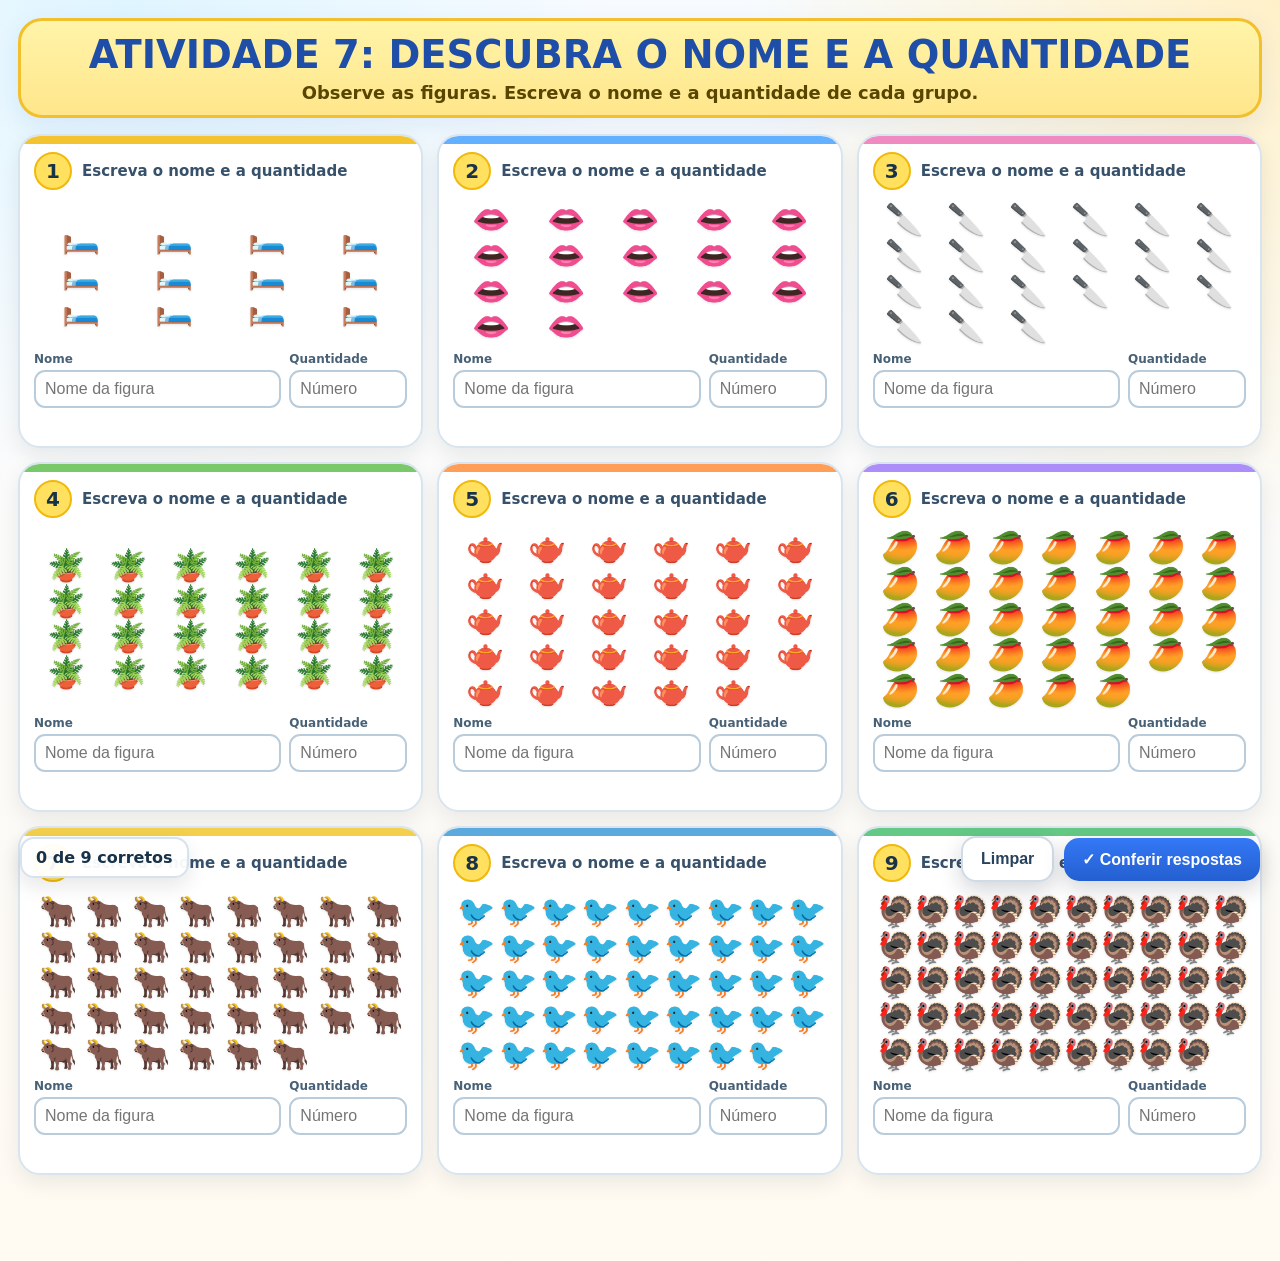
<file: atividade-contagem-7/index.html>
<!doctype html>
<html lang="pt-BR">
<head>
<meta charset="utf-8">
<meta name="viewport" content="width=device-width, initial-scale=1">
<title>Atividade 7 - Descubra o nome e a quantidade</title>
<style>
:root{
  --ink:#18324a; --blue:#2f6fed; --green:#1f9d65; --red:#c93b32;
  --bg:#f6fbff; --card:#fff; --line:#dbe8f3;
}
*{box-sizing:border-box}
html,body{margin:0;min-height:100%;font-family:system-ui,-apple-system,"Segoe UI",sans-serif;color:var(--ink)}
body{
  background:
    radial-gradient(circle at 10% 0%,#dff5ff 0,transparent 28%),
    radial-gradient(circle at 100% 0%,#fff0c8 0,transparent 30%),
    linear-gradient(180deg,#f7fbff 0%,#fffaf2 100%);
}
main{max-width:1500px;margin:0 auto;padding:18px 18px 86px}
header{
  background:linear-gradient(180deg,#fff4a9,#ffe68b);
  border:3px solid #f2c02d;border-radius:24px;
  text-align:center;padding:14px 18px 12px;
  box-shadow:0 8px 24px rgba(30,64,175,.08);
  margin-bottom:16px;
}
h1{margin:0;font-size:clamp(24px,3vw,44px);line-height:1.05;color:#1e4ea8}
header p{margin:7px 0 0;font-size:clamp(14px,1.4vw,19px);font-weight:800;color:#574500}
.grid{
  display:grid;grid-template-columns:repeat(3,minmax(0,1fr));gap:14px;
}
.card{
  --accent:#5aa8ff;
  position:relative;background:var(--card);border:2px solid #d8e5ef;border-radius:22px;
  padding:14px 14px 12px;box-shadow:0 8px 20px rgba(15,23,42,.08);
  min-height:245px;display:flex;flex-direction:column;overflow:hidden;
}
.card:before{content:"";position:absolute;left:0;top:0;right:0;height:8px;background:var(--accent)}
.card:nth-child(1){--accent:#f4c430}.card:nth-child(2){--accent:#62b0ff}.card:nth-child(3){--accent:#f08bc1}
.card:nth-child(4){--accent:#79c96b}.card:nth-child(5){--accent:#ff9e57}.card:nth-child(6){--accent:#ad8df7}
.card:nth-child(7){--accent:#f3cf4d}.card:nth-child(8){--accent:#5ca9de}.card:nth-child(9){--accent:#64c985}
.cardhead{display:flex;align-items:center;gap:10px;margin-bottom:8px;padding-top:2px}
.num{
  width:38px;height:38px;border-radius:50%;display:grid;place-items:center;
  font-weight:900;font-size:20px;background:#ffe05f;border:2px solid #f0b90b;
  flex:0 0 auto
}
.hint{font-weight:900;font-size:15px;color:#38516a}
.figures{
  flex:1;display:grid;align-content:center;justify-content:center;
  gap:5px 7px;padding:6px 4px 10px;min-height:120px;
}
.obj{display:grid;place-items:center;font-size:clamp(25px,2.4vw,39px);line-height:1;filter:drop-shadow(0 1px 1px rgba(0,0,0,.1))}
.answers{display:grid;grid-template-columns:1fr 118px;gap:8px}
label{font-size:12px;font-weight:900;color:#486176}
input{
  width:100%;margin-top:4px;border:2px solid #b9ccdb;border-radius:11px;
  padding:8px 9px;font-size:16px;outline:none;background:#fff
}
input:focus{border-color:var(--blue);box-shadow:0 0 0 3px rgba(47,111,237,.12)}
.feedback{height:20px;margin-top:6px;font-size:12px;font-weight:900}
.ok{color:var(--green)} .err{color:var(--red)}
.actions{
  position:fixed;right:20px;bottom:18px;z-index:20;display:flex;gap:10px;align-items:center
}
button{
  border:0;border-radius:15px;padding:12px 18px;font-size:16px;font-weight:900;
  cursor:pointer;box-shadow:0 8px 22px rgba(15,23,42,.18)
}
#check{background:linear-gradient(180deg,#3478f6,#245fd0);color:white}
#clear{background:white;color:#27425c;border:2px solid #cedce7}
#score{
  position:fixed;left:20px;bottom:22px;z-index:20;background:rgba(255,255,255,.95);
  border:2px solid #d6e3ee;border-radius:14px;padding:9px 14px;font-weight:900;
  box-shadow:0 8px 20px rgba(15,23,42,.10);min-width:160px;text-align:center
}
@media(max-width:1050px){
  .grid{grid-template-columns:repeat(2,minmax(0,1fr))}
}
@media(max-width:680px){
  main{padding:10px 10px 110px}.grid{grid-template-columns:1fr}
  .card{min-height:230px}.obj{font-size:34px}.answers{grid-template-columns:1fr 110px}
  .actions{right:10px;bottom:10px}.actions button{padding:11px 14px;font-size:14px}
  #score{left:10px;bottom:68px;font-size:13px}
}

</style>
</head>
<body>
<main>
  <header>
    <h1>ATIVIDADE 7: DESCUBRA O NOME E A QUANTIDADE</h1>
    <p>Observe as figuras. Escreva o nome e a quantidade de cada grupo.</p>
  </header>

  <section class="grid" id="grid"></section>
</main>

<div id="score">0 de 9 corretos</div>
<div class="actions">
  <button id="clear" type="button">Limpar</button>
  <button id="check" type="button">✓ Conferir respostas</button>
</div>

<script>
const items = [
  {id:1,name:"cama",icon:"🛏️",count:12,cols:4},
  {id:2,name:"boca",icon:"👄",count:17,cols:5},
  {id:3,name:"faca",icon:"🔪",count:21,cols:6},
  {id:4,name:"vaso",icon:"🪴",count:24,cols:6},
  {id:5,name:"bule",icon:"🫖",count:29,cols:6},
  {id:6,name:"manga",icon:"🥭",count:33,cols:7},
  {id:7,name:"boi",icon:"🐂",count:38,cols:8},
  {id:8,name:"ave",icon:"🐦",count:44,cols:9},
  {id:9,name:"peru",icon:"🦃",count:49,cols:10}
];
const aliases={
  cama:["cama","camas"], boca:["boca","bocas"], faca:["faca","facas"],
  vaso:["vaso","vasos"], bule:["bule","bules"], manga:["manga","mangas"],
  boi:["boi","bois"], ave:["ave","aves"], peru:["peru","perus"]
};
const norm=s=>(s||"").trim().toLowerCase().normalize("NFD").replace(/[\u0300-\u036f]/g,"");

function render(){
  const grid=document.getElementById("grid");
  grid.innerHTML=items.map(i=>`
    <article class="card" data-id="${i.id}">
      <div class="cardhead">
        <div class="num">${i.id}</div>
        <div class="hint">Escreva o nome e a quantidade</div>
      </div>
      <div class="figures" style="grid-template-columns:repeat(${i.cols}, minmax(24px,1fr))">
        ${Array.from({length:i.count},()=>`<span class="obj">${i.icon}</span>`).join("")}
      </div>
      <div class="answers">
        <label>Nome
          <input class="name" type="text" autocomplete="off" placeholder="Nome da figura">
        </label>
        <label>Quantidade
          <input class="count" type="text" inputmode="numeric" autocomplete="off" placeholder="Número">
        </label>
      </div>
      <div class="feedback"></div>
    </article>
  `).join("");
}
function check(){
  let correct=0;
  document.querySelectorAll(".card").forEach(card=>{
    const item=items.find(x=>x.id===Number(card.dataset.id));
    const n=card.querySelector(".name"), c=card.querySelector(".count"), f=card.querySelector(".feedback");
    const nameOK=aliases[item.name].map(norm).includes(norm(n.value));
    const countOK=Number(c.value)===item.count;
    n.style.borderColor=nameOK?"#22a06b":"#cf4c43";
    c.style.borderColor=countOK?"#22a06b":"#cf4c43";
    if(nameOK&&countOK){
      correct++;
      f.className="feedback ok";
      f.textContent="Muito bem! ✓";
    } else {
      f.className="feedback err";
      f.textContent=`Resposta: ${item.name} — ${item.count}`;
    }
  });
  document.getElementById("score").textContent=`${correct} de 9 corretos`;
}
function clearAll(){
  document.querySelectorAll("input").forEach(i=>{i.value="";i.style.borderColor=""});
  document.querySelectorAll(".feedback").forEach(f=>{f.textContent="";f.className="feedback"});
  document.getElementById("score").textContent="0 de 9 corretos";
}
render();
document.getElementById("check").addEventListener("click",check);
document.getElementById("clear").addEventListener("click",clearAll);
</script>
</body>
</html>
</file>
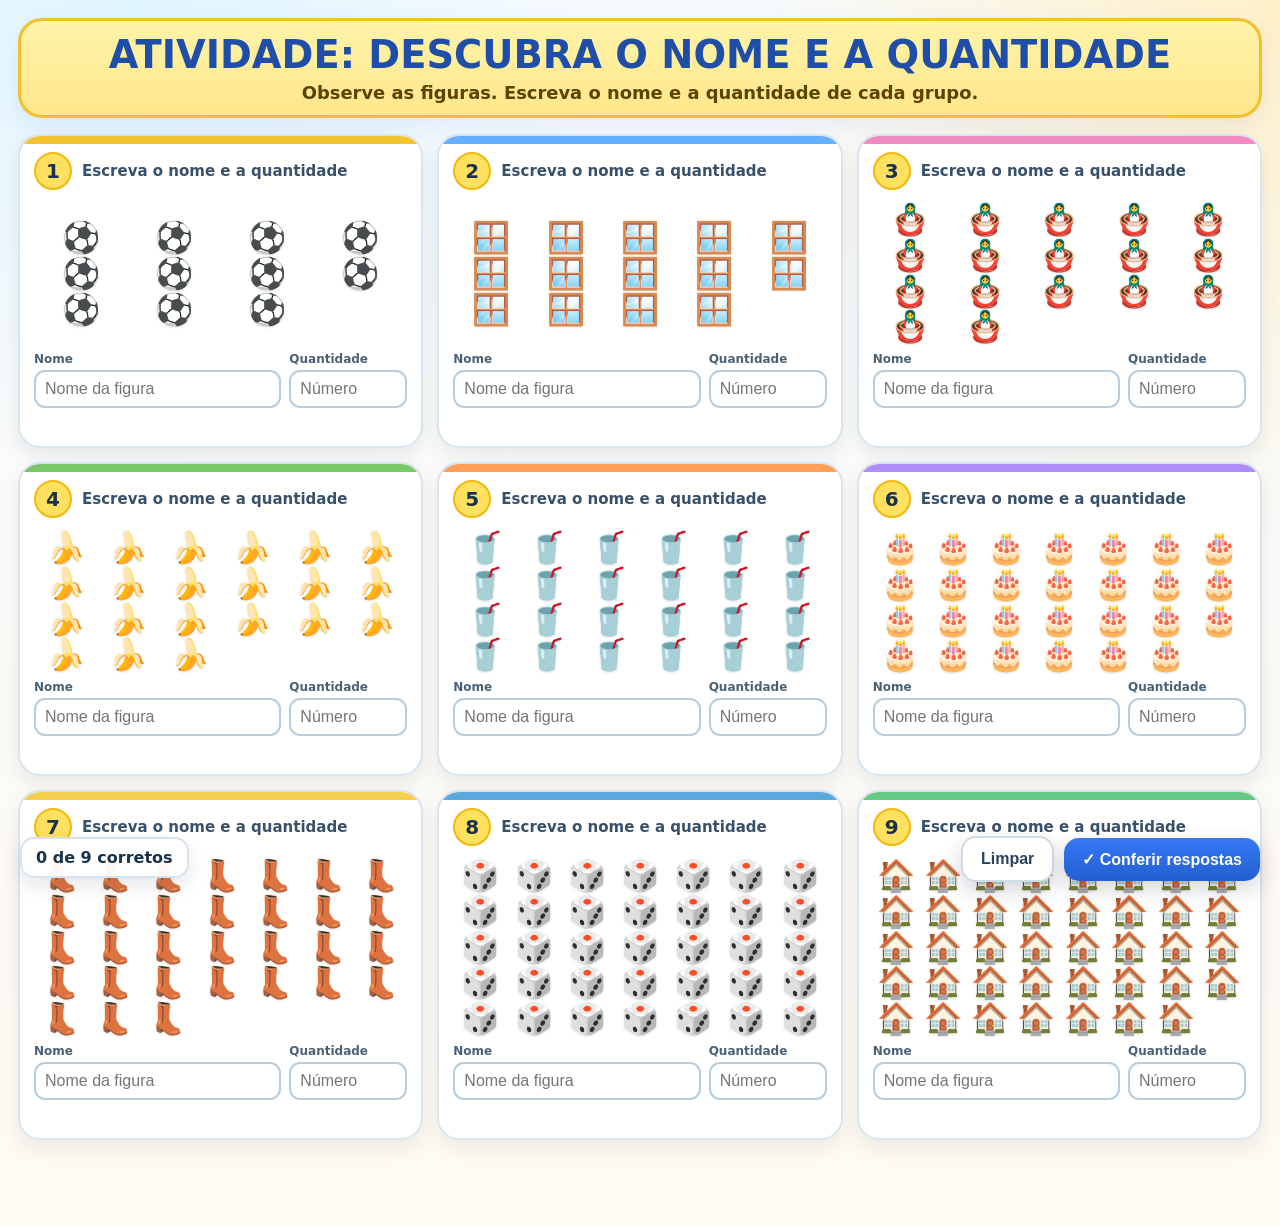
<file: atividade-contagem/index.html>
<!doctype html>
<html lang="pt-BR">
<head>
<meta charset="utf-8">
<meta name="viewport" content="width=device-width, initial-scale=1">
<title>Descubra o nome e a quantidade</title>
<style>
:root{
  --ink:#18324a; --blue:#2f6fed; --green:#1f9d65; --red:#c93b32;
  --bg:#f6fbff; --card:#fff; --line:#dbe8f3;
}
*{box-sizing:border-box}
html,body{margin:0;min-height:100%;font-family:system-ui,-apple-system,"Segoe UI",sans-serif;color:var(--ink)}
body{
  background:
    radial-gradient(circle at 10% 0%,#dff5ff 0,transparent 28%),
    radial-gradient(circle at 100% 0%,#fff0c8 0,transparent 30%),
    linear-gradient(180deg,#f7fbff 0%,#fffaf2 100%);
}
main{max-width:1500px;margin:0 auto;padding:18px 18px 86px}
header{
  background:linear-gradient(180deg,#fff4a9,#ffe68b);
  border:3px solid #f2c02d;border-radius:24px;
  text-align:center;padding:14px 18px 12px;
  box-shadow:0 8px 24px rgba(30,64,175,.08);
  margin-bottom:16px;
}
h1{margin:0;font-size:clamp(24px,3vw,44px);line-height:1.05;color:#1e4ea8}
header p{margin:7px 0 0;font-size:clamp(14px,1.4vw,19px);font-weight:800;color:#574500}
.grid{
  display:grid;grid-template-columns:repeat(3,minmax(0,1fr));gap:14px;
}
.card{
  --accent:#5aa8ff;
  position:relative;background:var(--card);border:2px solid #d8e5ef;border-radius:22px;
  padding:14px 14px 12px;box-shadow:0 8px 20px rgba(15,23,42,.08);
  min-height:245px;display:flex;flex-direction:column;overflow:hidden;
}
.card:before{content:"";position:absolute;left:0;top:0;right:0;height:8px;background:var(--accent)}
.card:nth-child(1){--accent:#f4c430}.card:nth-child(2){--accent:#62b0ff}.card:nth-child(3){--accent:#f08bc1}
.card:nth-child(4){--accent:#79c96b}.card:nth-child(5){--accent:#ff9e57}.card:nth-child(6){--accent:#ad8df7}
.card:nth-child(7){--accent:#f3cf4d}.card:nth-child(8){--accent:#5ca9de}.card:nth-child(9){--accent:#64c985}
.cardhead{display:flex;align-items:center;gap:10px;margin-bottom:8px;padding-top:2px}
.num{
  width:38px;height:38px;border-radius:50%;display:grid;place-items:center;
  font-weight:900;font-size:20px;background:#ffe05f;border:2px solid #f0b90b;
  flex:0 0 auto
}
.hint{font-weight:900;font-size:15px;color:#38516a}
.figures{
  flex:1;display:grid;align-content:center;justify-content:center;
  gap:5px 7px;padding:6px 4px 10px;min-height:120px;
}
.obj{display:grid;place-items:center;font-size:clamp(25px,2.4vw,39px);line-height:1;filter:drop-shadow(0 1px 1px rgba(0,0,0,.1))}
.answers{display:grid;grid-template-columns:1fr 118px;gap:8px}
label{font-size:12px;font-weight:900;color:#486176}
input{
  width:100%;margin-top:4px;border:2px solid #b9ccdb;border-radius:11px;
  padding:8px 9px;font-size:16px;outline:none;background:#fff
}
input:focus{border-color:var(--blue);box-shadow:0 0 0 3px rgba(47,111,237,.12)}
.feedback{height:20px;margin-top:6px;font-size:12px;font-weight:900}
.ok{color:var(--green)} .err{color:var(--red)}
.actions{
  position:fixed;right:20px;bottom:18px;z-index:20;display:flex;gap:10px;align-items:center
}
button{
  border:0;border-radius:15px;padding:12px 18px;font-size:16px;font-weight:900;
  cursor:pointer;box-shadow:0 8px 22px rgba(15,23,42,.18)
}
#check{background:linear-gradient(180deg,#3478f6,#245fd0);color:white}
#clear{background:white;color:#27425c;border:2px solid #cedce7}
#score{
  position:fixed;left:20px;bottom:22px;z-index:20;background:rgba(255,255,255,.95);
  border:2px solid #d6e3ee;border-radius:14px;padding:9px 14px;font-weight:900;
  box-shadow:0 8px 20px rgba(15,23,42,.10);min-width:160px;text-align:center
}
@media(max-width:1050px){
  .grid{grid-template-columns:repeat(2,minmax(0,1fr))}
}
@media(max-width:680px){
  main{padding:10px 10px 110px}.grid{grid-template-columns:1fr}
  .card{min-height:230px}.obj{font-size:34px}.answers{grid-template-columns:1fr 110px}
  .actions{right:10px;bottom:10px}.actions button{padding:11px 14px;font-size:14px}
  #score{left:10px;bottom:68px;font-size:13px}
}

</style>
</head>
<body>
<main>
  <header>
    <h1>ATIVIDADE: DESCUBRA O NOME E A QUANTIDADE</h1>
    <p>Observe as figuras. Escreva o nome e a quantidade de cada grupo.</p>
  </header>

  <section class="grid" id="grid"></section>
</main>

<div id="score">0 de 9 corretos</div>
<div class="actions">
  <button id="clear" type="button">Limpar</button>
  <button id="check" type="button">✓ Conferir respostas</button>
</div>

<script>
const items = [
  {id:1,name:"bola",icon:"⚽",count:11,cols:4},
  {id:2,name:"janela",icon:"🪟",count:14,cols:5},
  {id:3,name:"boneca",icon:"🪆",count:17,cols:5},
  {id:4,name:"banana",icon:"🍌",count:21,cols:6},
  {id:5,name:"copo",icon:"🥤",count:24,cols:6},
  {id:6,name:"bolo",icon:"🎂",count:27,cols:7},
  {id:7,name:"bota",icon:"👢",count:31,cols:7},
  {id:8,name:"dado",icon:"🎲",count:35,cols:7},
  {id:9,name:"casa",icon:"🏠",count:39,cols:8}
];
const aliases={
  bola:["bola","bolas"], janela:["janela","janelas"], boneca:["boneca","bonecas"],
  banana:["banana","bananas"], copo:["copo","copos"], bolo:["bolo","bolos"],
  bota:["bota","botas"], dado:["dado","dados"], casa:["casa","casas"]
};
const norm=s=>(s||"").trim().toLowerCase().normalize("NFD").replace(/[\u0300-\u036f]/g,"");

function render(){
  const grid=document.getElementById("grid");
  grid.innerHTML=items.map(i=>`
    <article class="card" data-id="${i.id}">
      <div class="cardhead">
        <div class="num">${i.id}</div>
        <div class="hint">Escreva o nome e a quantidade</div>
      </div>
      <div class="figures" style="grid-template-columns:repeat(${i.cols}, minmax(24px,1fr))">
        ${Array.from({length:i.count},()=>`<span class="obj">${i.icon}</span>`).join("")}
      </div>
      <div class="answers">
        <label>Nome
          <input class="name" type="text" autocomplete="off" placeholder="Nome da figura">
        </label>
        <label>Quantidade
          <input class="count" type="text" inputmode="numeric" autocomplete="off" placeholder="Número">
        </label>
      </div>
      <div class="feedback"></div>
    </article>
  `).join("");
}
function check(){
  let correct=0;
  document.querySelectorAll(".card").forEach(card=>{
    const item=items.find(x=>x.id===Number(card.dataset.id));
    const n=card.querySelector(".name"), c=card.querySelector(".count"), f=card.querySelector(".feedback");
    const nameOK=aliases[item.name].map(norm).includes(norm(n.value));
    const countOK=Number(c.value)===item.count;
    n.style.borderColor=nameOK?"#22a06b":"#cf4c43";
    c.style.borderColor=countOK?"#22a06b":"#cf4c43";
    if(nameOK&&countOK){
      correct++;
      f.className="feedback ok";
      f.textContent="Muito bem! ✓";
    } else {
      f.className="feedback err";
      f.textContent=`Resposta: ${item.name} — ${item.count}`;
    }
  });
  document.getElementById("score").textContent=`${correct} de 9 corretos`;
}
function clearAll(){
  document.querySelectorAll("input").forEach(i=>{i.value="";i.style.borderColor=""});
  document.querySelectorAll(".feedback").forEach(f=>{f.textContent="";f.className="feedback"});
  document.getElementById("score").textContent="0 de 9 corretos";
}
render();
document.getElementById("check").addEventListener("click",check);
document.getElementById("clear").addEventListener("click",clearAll);
</script>
</body>
</html>
</file>
<file: style.css>
@import url('https://fonts.googleapis.com/css2?family=Roboto:ital,wght@0,100;0,300;0,400;0,500;0,700;0,900;1,100;1,300;1,400;1,500;1,700;1,900&display=swap');
@import url('https://fonts.googleapis.com/css2?family=Open+Sans:ital,wght@0,300;0,400;0,500;0,600;0,700;0,800;1,300;1,400;1,500;1,600;1,700;1,800&display=swap');
@import url('https://fonts.googleapis.com/css2?family=Ephesis&family=Open+Sans:ital,wght@0,300;0,400;0,500;0,600;0,700;0,800;1,300;1,400;1,500;1,600;1,700;1,800&display=swap');

/* Make our page responsive with media queries */
@media (max-width: 960px) {
  /* For a screen < 960px, this CSS will be read */
  .container {
    width: 700px;
  }
}
@media (max-width: 720px) {
  /* For a screen < 720px, this CSS will be read */
  .container {
    width: 500px;
  }
}
@media (max-width: 540px) {
  /* For a screen < 540px, this CSS will be read */
  .container {
    width: 300px;
  }
}

/* Custom design with class (99% of your design) */
.container {
  width: 500px;   /* This sets the width */
  margin: 0 auto; /* This automatically sets left/right margins */
}

/* Custom design with class (99% of your design) */
/* .container {
  width: 700px;
  margin: 40px auto;
} */

/* Colors and fonts */
body {
  background: #d1d8e2;
  color: #575F7D;
  font-family: 'Open Sans', serif;
  font-size: 17px;
  font-weight: lighter;
}
h1, h2, h3 {
  font-family: 'Roboto', sans-serif;
}
#font_Ephesis {
  font-family: 'Ephesis', cursive, 'Roboto', sans-serif;
}

h1 {
  color: #575F7D;
  font-size: 32px;
  font-weight: 900;
}
h2 {
  color: #7ECE90;
  font-size: 20px;
  font-weight: lighter;
  font-weight: 500;
}

a {
  font-family: 'Roboto', sans-serif;
  text-decoration: none;
  color: #6B72E1;
  font-weight: 600;
  font-size: 16px;
}
a:hover {
  color: black;
}

.btn-blue {
  background-color: #6B72E1;
  color: white;
  padding: 15px 20px;
  border-radius: 4px;
}
.btn-blue:hover {
  background-color: black;
  color: white;
}

.img-circle {
  border-radius: 50%;
}

.card-white {
  background-color: #eee;
  padding: 40px;
  box-shadow: 0px 10px 30px rgba(0,0,0,0.1);
  border-radius: 4px;
  margin: 20px 0px;
  text-align: center;
}

.list-inline {
  list-style: none;
  padding-left: 0px;
}

.list-inline > li {
  display: inline-block;
  padding: 0px 20px;
}
</file>
